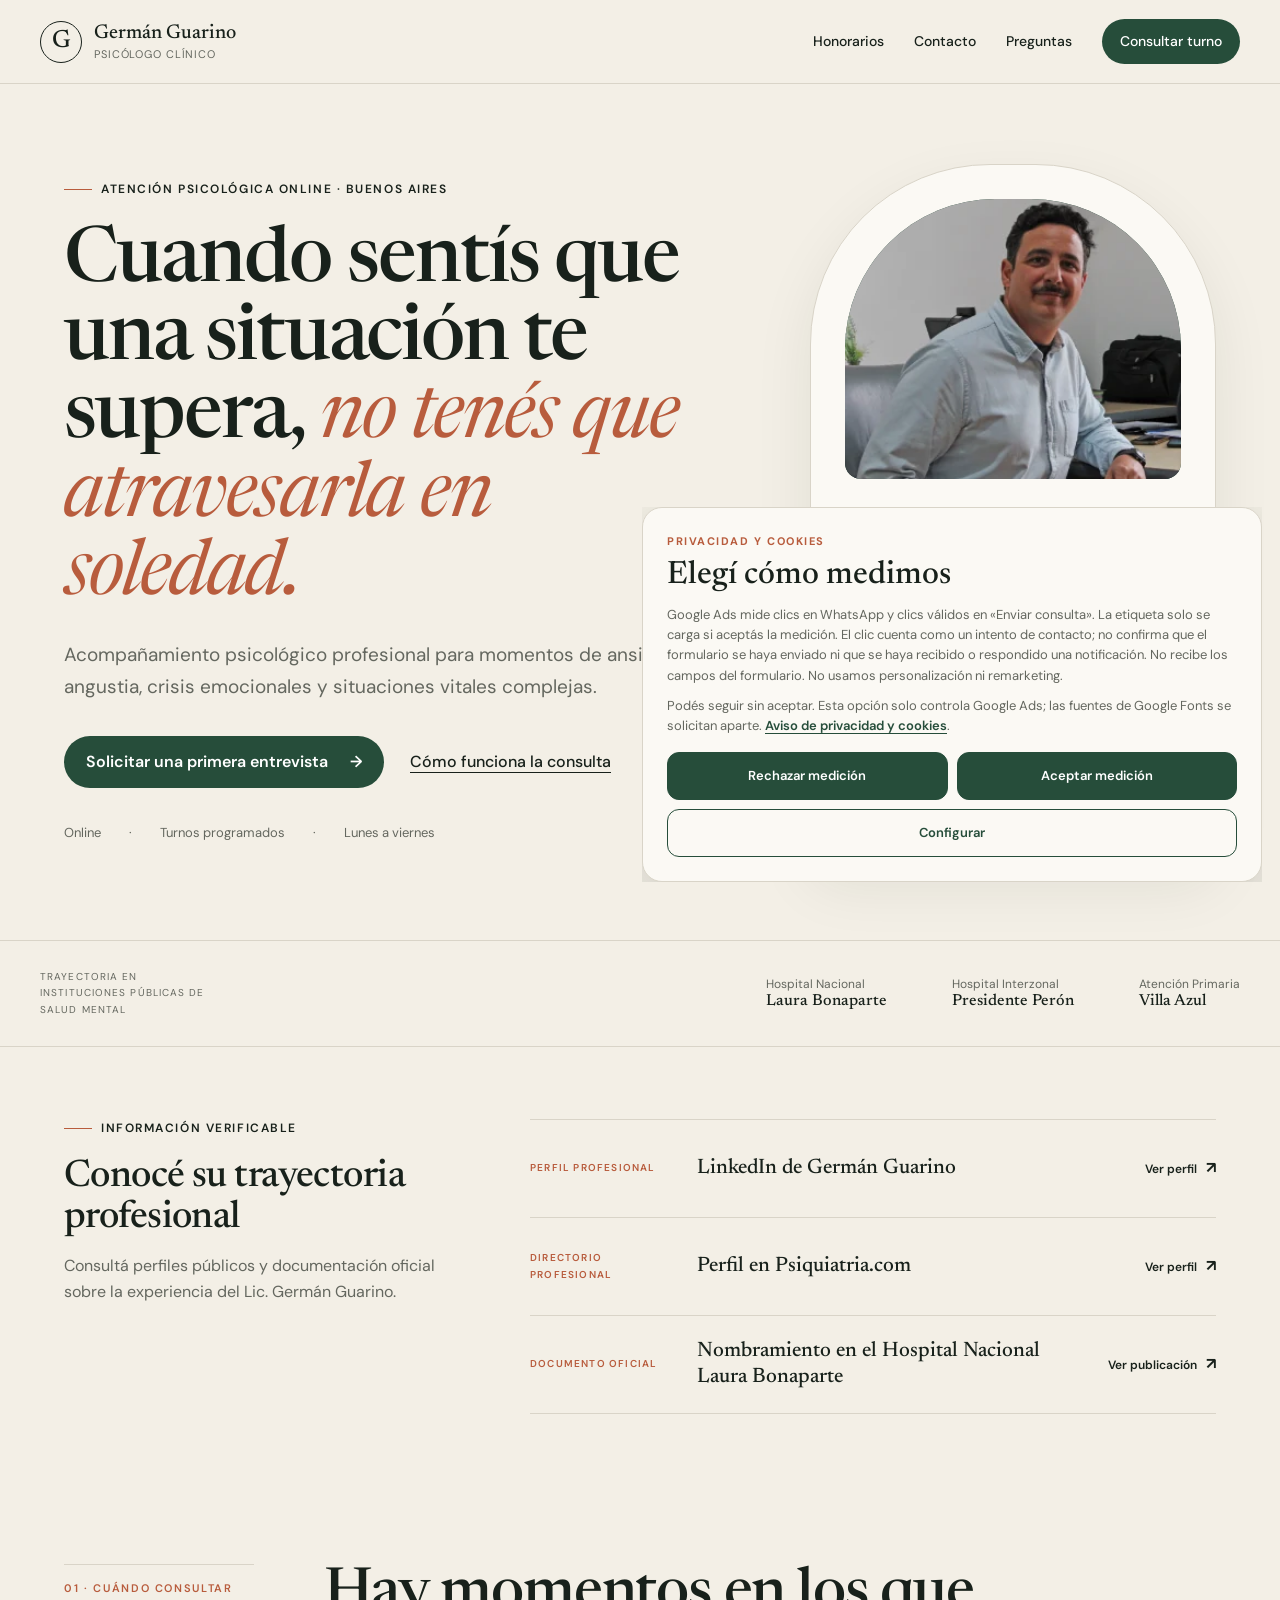
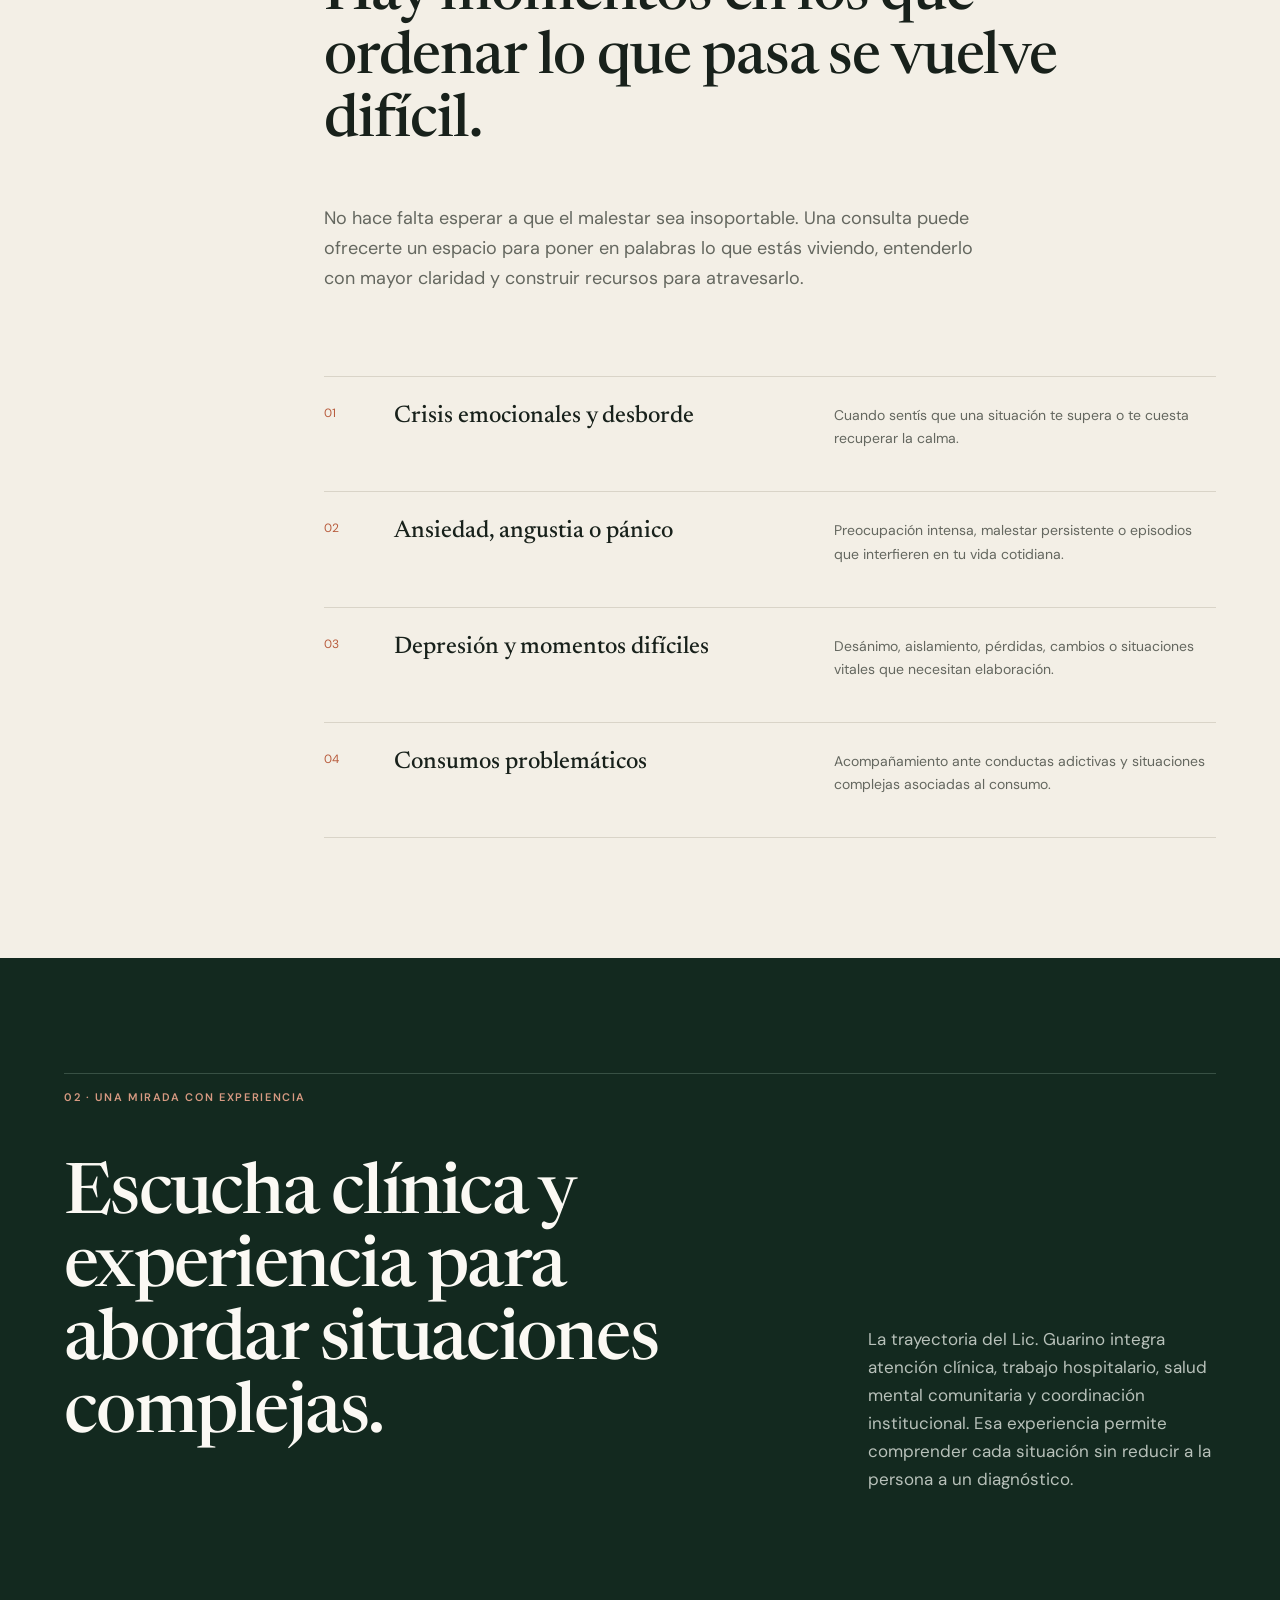
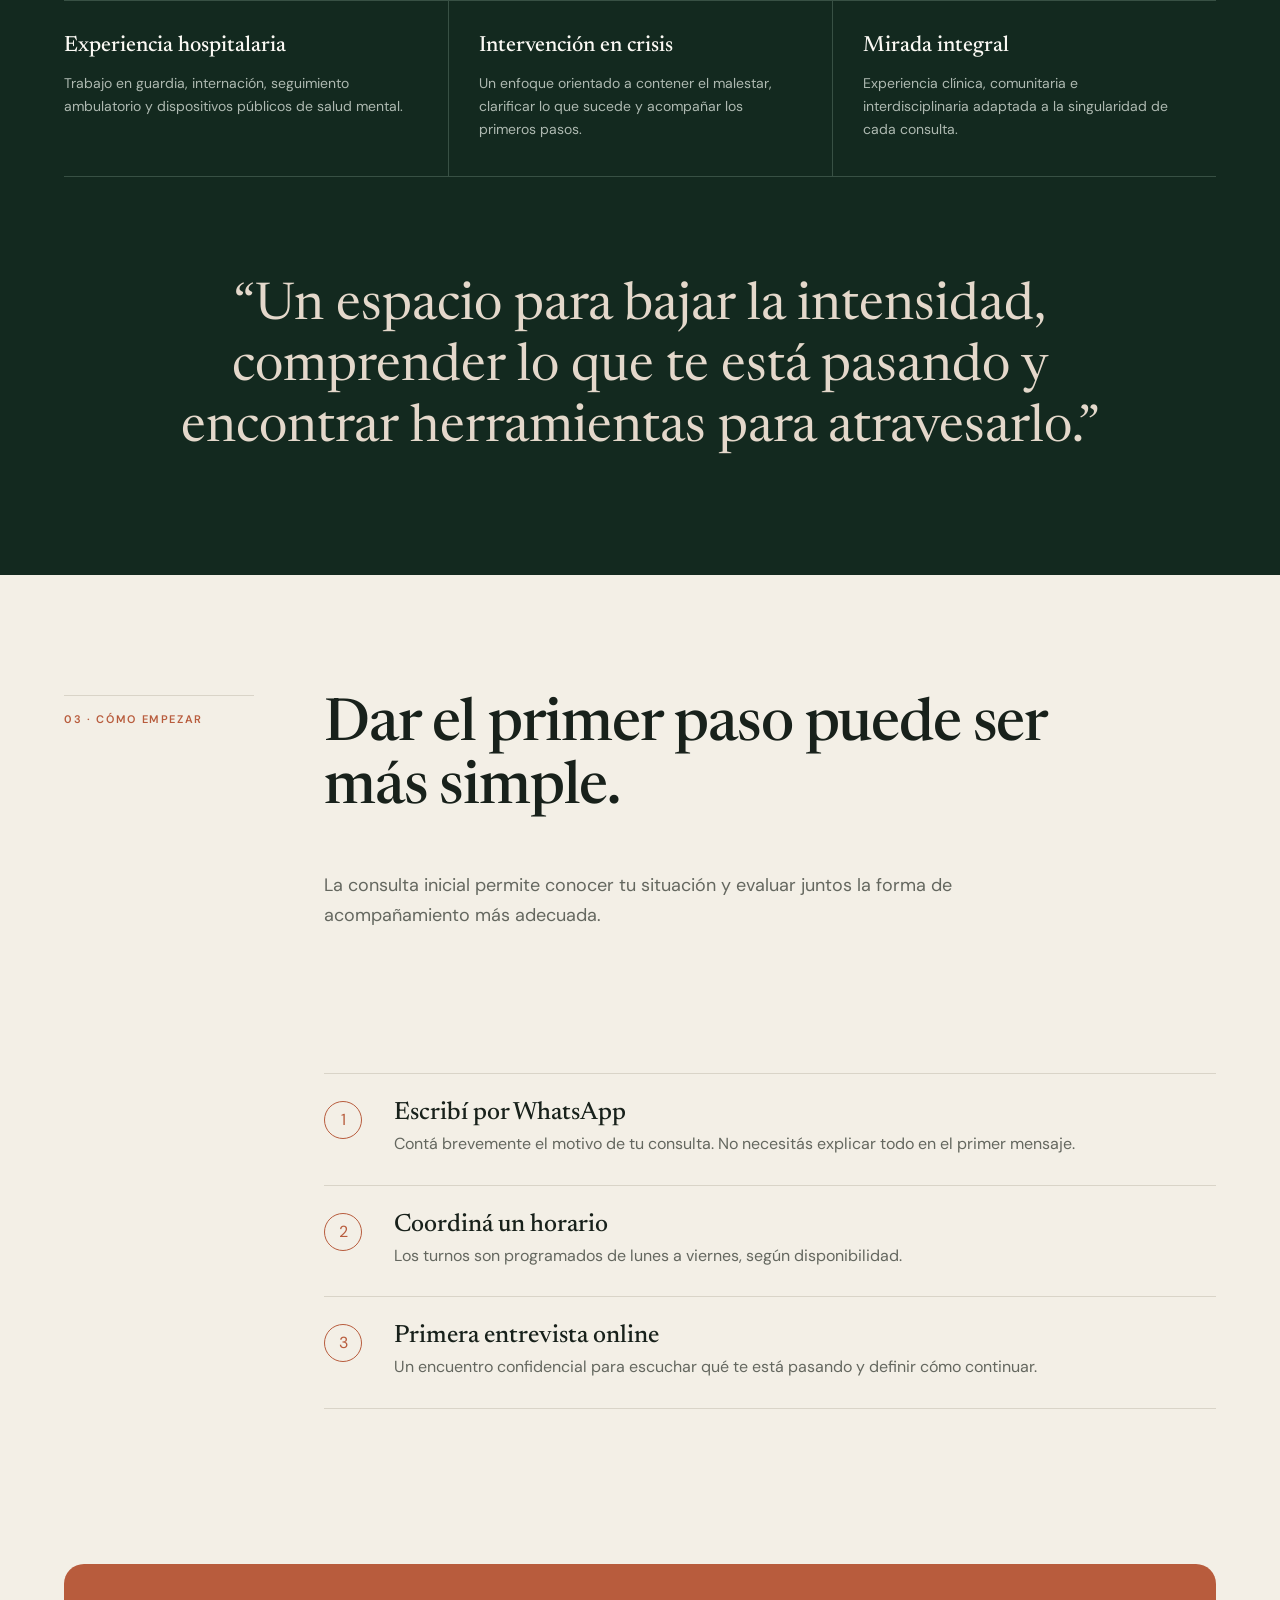
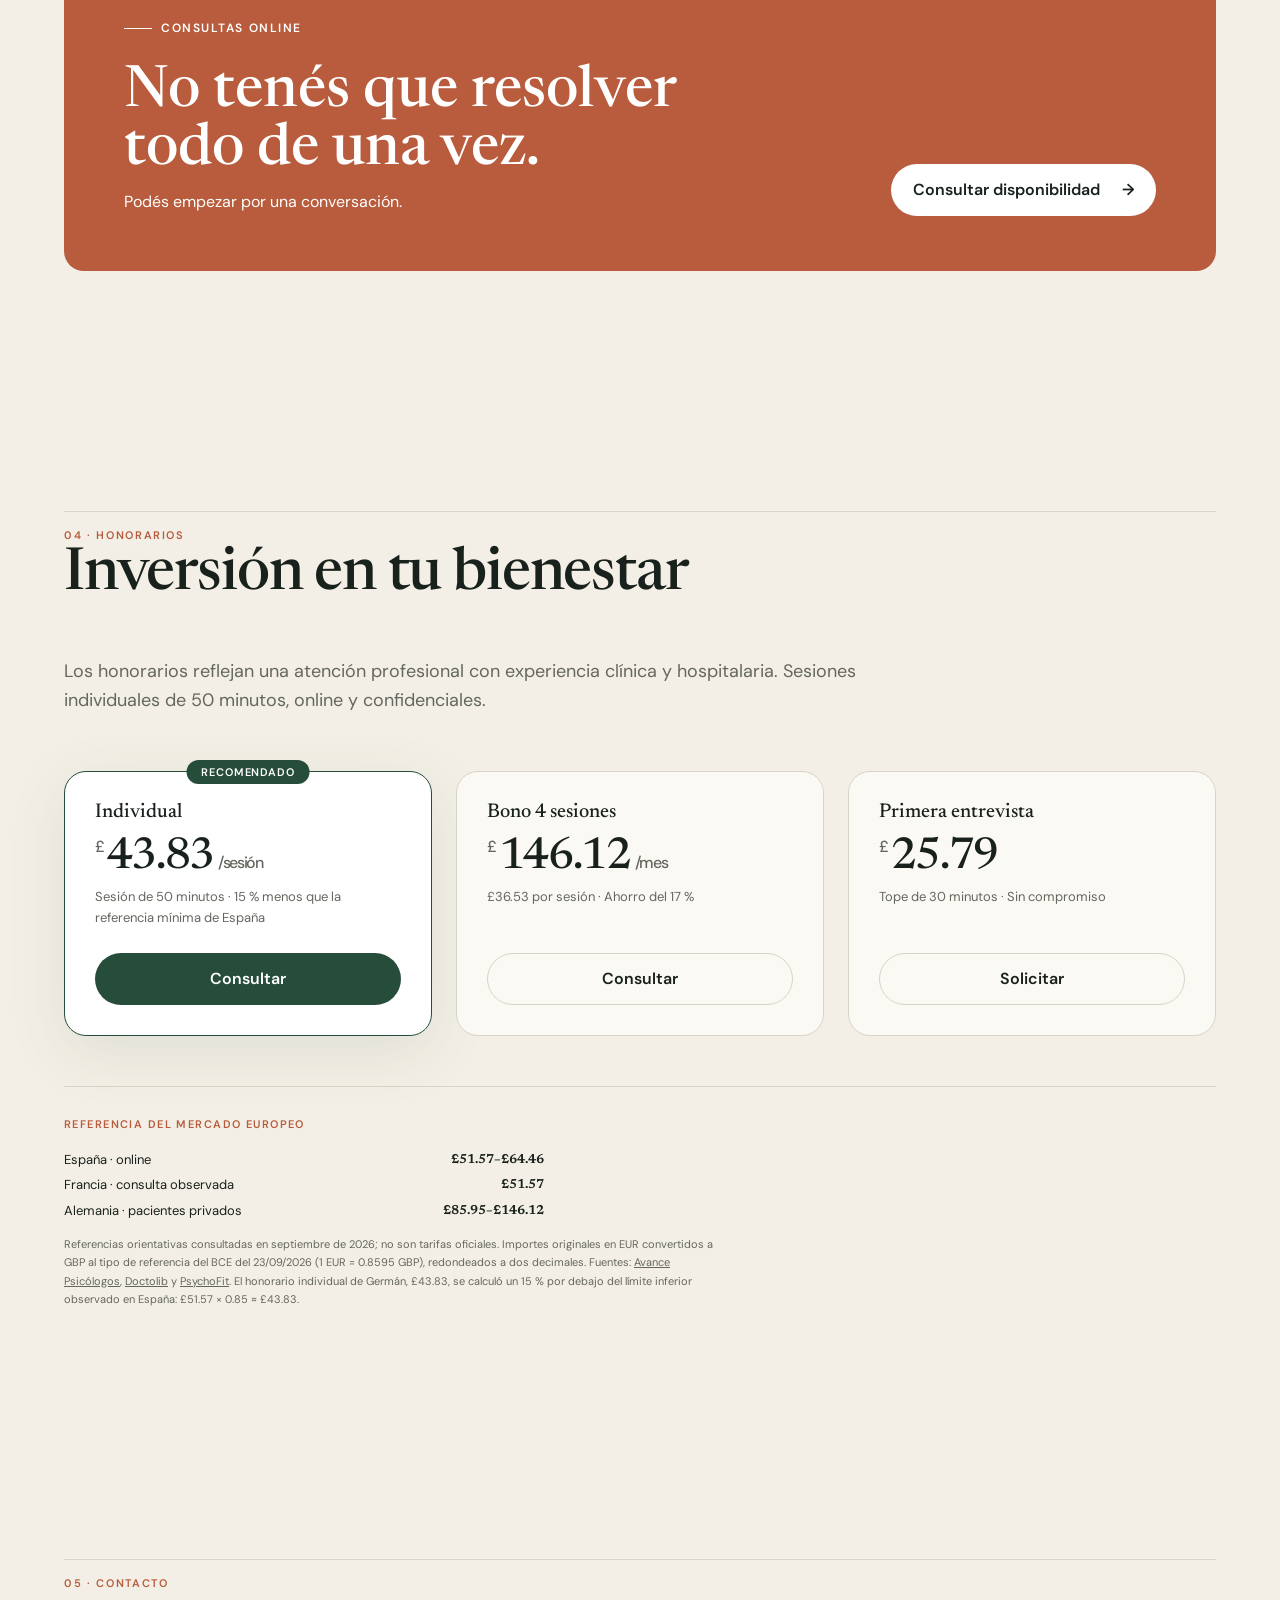
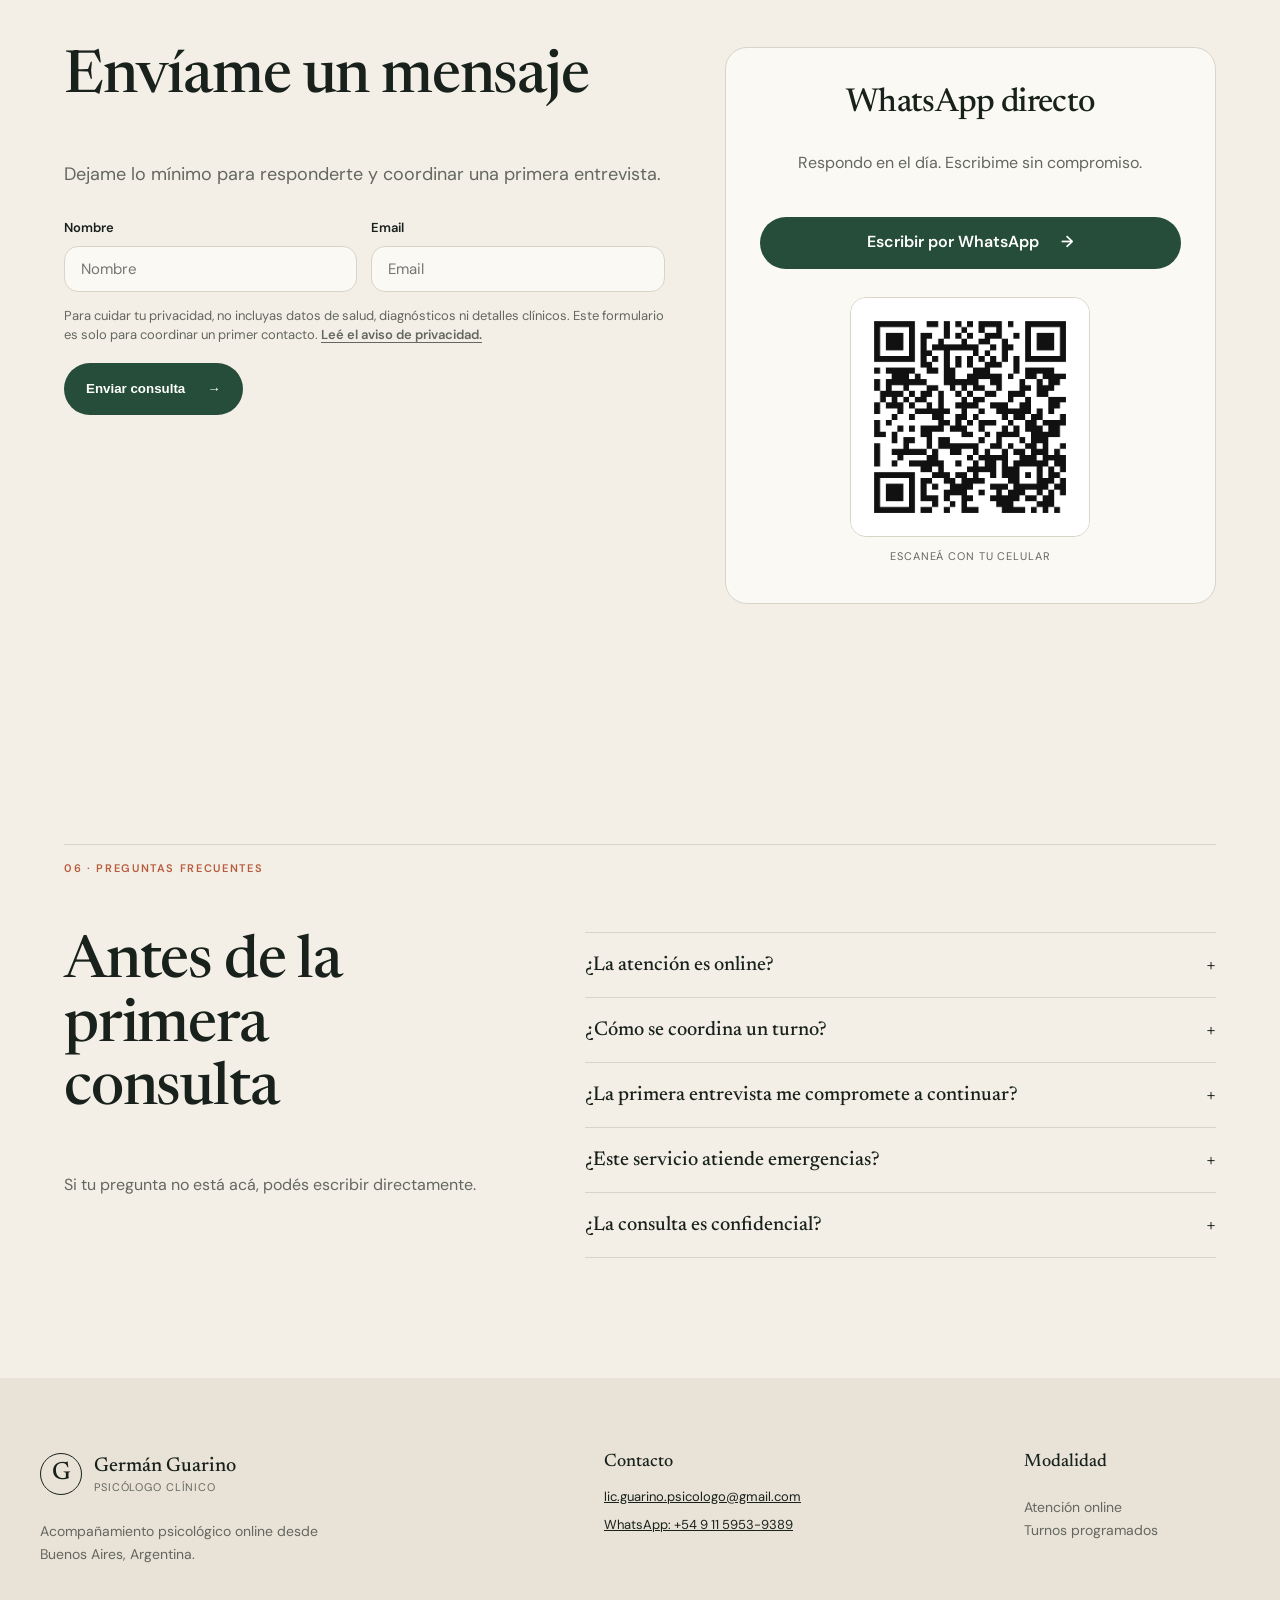
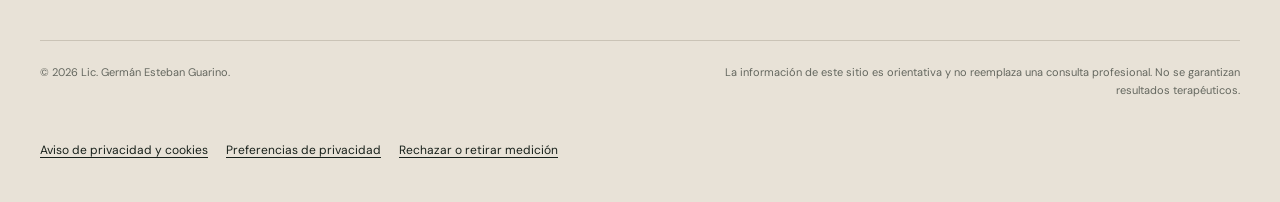
<file: index.html>
<!doctype html>
<html lang="es-AR">
<head>
  <meta charset="utf-8">
  <meta name="viewport" content="width=device-width, initial-scale=1">
  <title>Lic. Germán Guarino | Psicólogo clínico online</title>
  <meta name="description" content="Acompañamiento psicológico online para ansiedad, angustia, crisis emocionales y situaciones vitales complejas. Solicitá una primera entrevista.">
  <meta name="theme-color" content="#f3efe6">
  <meta name="robots" content="index,follow">
  <link rel="canonical" href="https://german-guarino.netlify.app/">
  <meta property="og:type" content="website">
  <meta property="og:locale" content="es_AR">
  <meta property="og:title" content="Lic. Germán Guarino | Psicólogo clínico online">
  <meta property="og:description" content="Un espacio profesional para bajar la intensidad, comprender lo que te está pasando y encontrar herramientas para atravesarlo.">
  <meta property="og:url" content="https://german-guarino.netlify.app/">
  <meta name="twitter:card" content="summary">
  <link rel="preconnect" href="https://fonts.googleapis.com">
  <link rel="preconnect" href="https://fonts.gstatic.com" crossorigin>
  <link href="https://fonts.googleapis.com/css2?family=DM+Sans:wght@400;500;600&family=Newsreader:opsz,wght@6..72,400;6..72,500&display=swap" rel="stylesheet">
  <meta name="ads-measurement" content="enabled">
  <link rel="stylesheet" href="styles.css">
  <link rel="stylesheet" href="consent.css">
  <link rel="stylesheet" href="form.css">
  <script type="application/ld+json">{"@context":"https://schema.org","@type":"Psychologist","name":"Lic. Germán Esteban Guarino","email":"lic.guarino.psicologo@gmail.com","telephone":"+54 9 11 5953-9389","areaServed":"Argentina","availableService":{"@type":"MedicalTherapy","name":"Atención psicológica online"},"url":"https://german-guarino.netlify.app/"}</script>
</head>
<body>
  <a class="skip-link" href="#contenido">Ir al contenido</a>
  <header class="site-header">
    <a class="brand" href="#inicio" aria-label="Germán Guarino, inicio">
      <span class="brand-mark" aria-hidden="true">G</span>
      <span><strong>Germán Guarino</strong><small>Psicólogo clínico</small></span>
    </a>
    <button class="menu-toggle" type="button" aria-expanded="false" aria-controls="menu">Menú</button>
    <nav id="menu" aria-label="Navegación principal">
      <a href="#tarifas">Honorarios</a>
      <a href="#contacto">Contacto</a>
      <a href="#preguntas">Preguntas</a>
      <a class="nav-cta" data-wa="nav" href="https://wa.me/5491159539389?text=Hola%20Germ%C3%A1n%2C%20quisiera%20consultar%20por%20una%20primera%20entrevista." target="_blank" rel="noopener">Consultar turno</a>
    </nav>
  </header>

  <main id="contenido" tabindex="-1">
    <section class="hero" id="inicio">
      <div class="hero-copy">
        <p class="eyebrow"><span></span> Atención psicológica online · Buenos Aires</p>
        <h1>Cuando sentís que una situación te supera, <em>no tenés que atravesarla en soledad.</em></h1>
        <p class="hero-lead">Acompañamiento psicológico profesional para momentos de ansiedad, angustia, crisis emocionales y situaciones vitales complejas.</p>
        <div class="hero-actions">
          <a class="button button-primary" data-wa="hero" href="https://wa.me/5491159539389?text=Hola%20Germ%C3%A1n%2C%20quisiera%20consultar%20por%20una%20primera%20entrevista." target="_blank" rel="noopener">Solicitar una primera entrevista <span aria-hidden="true">→</span></a>
          <a class="text-link" href="#como-funciona">Cómo funciona la consulta</a>
        </div>
        <ul class="trust-line" aria-label="Modalidad de atención">
          <li>Online</li><li>Turnos programados</li><li>Lunes a viernes</li>
        </ul>
      </div>
      <aside class="hero-card" aria-label="Presentación profesional">
        <div class="portrait-placeholder"><img src="assets/german-guarino.webp" width="307" height="362" alt="Lic. Germán Guarino" fetchpriority="high"></div>
        <p class="card-kicker">Lic. Germán Esteban Guarino</p>
        <h2>Experiencia clínica, hospitalaria y comunitaria.</h2>
        <p>Más de una década de trayectoria en salud mental, atención en crisis y abordaje interdisciplinario.</p>
        <div class="credential">
          <span class="credential-line"></span>
          <p>Ex Director Asistente de Salud Mental y Adicciones<br><strong>Hospital Nacional Laura Bonaparte</strong></p>
        </div>
      </aside>
    </section>

    <section class="recognition" aria-label="Trayectoria destacada">
      <p>Trayectoria en instituciones públicas de salud mental</p>
      <div><span>Hospital Nacional<br><strong>Laura Bonaparte</strong></span><span>Hospital Interzonal<br><strong>Presidente Perón</strong></span><span>Atención Primaria<br><strong>Villa Azul</strong></span></div>
    </section>

    <section class="professional-links" aria-labelledby="fuentes-title">
      <div class="professional-links-heading">
        <p class="eyebrow"><span></span> Información verificable</p>
        <h2 id="fuentes-title">Conocé su trayectoria profesional</h2>
        <p>Consultá perfiles públicos y documentación oficial sobre la experiencia del Lic. Germán Guarino.</p>
      </div>
      <div class="professional-links-list">
        <a href="https://ar.linkedin.com/in/licguarino" target="_blank" rel="noopener noreferrer">
          <span class="source-type">Perfil profesional</span>
          <strong>LinkedIn de Germán Guarino</strong>
          <span class="source-action">Ver perfil <b aria-hidden="true">↗</b></span>
        </a>
        <a href="https://psiquiatria.com/directorio/german-guarino/psicologo/consulta-online/argentina" target="_blank" rel="noopener noreferrer">
          <span class="source-type">Directorio profesional</span>
          <strong>Perfil en Psiquiatria.com</strong>
          <span class="source-action">Ver perfil <b aria-hidden="true">↗</b></span>
        </a>
        <a href="https://www.boletinoficial.gov.ar/detalleAviso/primera/312058/20240812" target="_blank" rel="noopener noreferrer">
          <span class="source-type">Documento oficial</span>
          <strong>Nombramiento en el Hospital Nacional Laura Bonaparte</strong>
          <span class="source-action">Ver publicación <b aria-hidden="true">↗</b></span>
        </a>
      </div>
    </section>

    <section class="section intro" id="acompanamiento">
      <div class="section-label">01 · Cuándo consultar</div>
      <div class="intro-copy">
        <h2>Hay momentos en los que ordenar lo que pasa se vuelve difícil.</h2>
        <p>No hace falta esperar a que el malestar sea insoportable. Una consulta puede ofrecerte un espacio para poner en palabras lo que estás viviendo, entenderlo con mayor claridad y construir recursos para atravesarlo.</p>
      </div>
      <div class="concerns-list">
        <article><span>01</span><h3>Crisis emocionales y desborde</h3><p>Cuando sentís que una situación te supera o te cuesta recuperar la calma.</p></article>
        <article><span>02</span><h3>Ansiedad, angustia o pánico</h3><p>Preocupación intensa, malestar persistente o episodios que interfieren en tu vida cotidiana.</p></article>
        <article><span>03</span><h3>Depresión y momentos difíciles</h3><p>Desánimo, aislamiento, pérdidas, cambios o situaciones vitales que necesitan elaboración.</p></article>
        <article><span>04</span><h3>Consumos problemáticos</h3><p>Acompañamiento ante conductas adictivas y situaciones complejas asociadas al consumo.</p></article>
      </div>
    </section>

    <section class="dark-section" id="trayectoria">
      <div class="dark-inner">
        <div class="section-label light">02 · Una mirada con experiencia</div>
        <div class="dark-heading">
          <h2>Escucha clínica y experiencia para abordar situaciones complejas.</h2>
          <p>La trayectoria del Lic. Guarino integra atención clínica, trabajo hospitalario, salud mental comunitaria y coordinación institucional. Esa experiencia permite comprender cada situación sin reducir a la persona a un diagnóstico.</p>
        </div>
        <div class="principles">
          <article><span>Experiencia hospitalaria</span><p>Trabajo en guardia, internación, seguimiento ambulatorio y dispositivos públicos de salud mental.</p></article>
          <article><span>Intervención en crisis</span><p>Un enfoque orientado a contener el malestar, clarificar lo que sucede y acompañar los primeros pasos.</p></article>
          <article><span>Mirada integral</span><p>Experiencia clínica, comunitaria e interdisciplinaria adaptada a la singularidad de cada consulta.</p></article>
        </div>
        <blockquote>“Un espacio para bajar la intensidad, comprender lo que te está pasando y encontrar herramientas para atravesarlo.”</blockquote>
      </div>
    </section>

    <section class="section process" id="como-funciona">
      <div class="section-label">03 · Cómo empezar</div>
      <div class="process-heading"><h2>Dar el primer paso puede ser más simple.</h2><p>La consulta inicial permite conocer tu situación y evaluar juntos la forma de acompañamiento más adecuada.</p></div>
      <ol>
        <li><span>1</span><div><h3>Escribí por WhatsApp</h3><p>Contá brevemente el motivo de tu consulta. No necesitás explicar todo en el primer mensaje.</p></div></li>
        <li><span>2</span><div><h3>Coordiná un horario</h3><p>Los turnos son programados de lunes a viernes, según disponibilidad.</p></div></li>
        <li><span>3</span><div><h3>Primera entrevista online</h3><p>Un encuentro confidencial para escuchar qué te está pasando y definir cómo continuar.</p></div></li>
      </ol>
      <div class="cta-panel">
        <div><p class="eyebrow inverse"><span></span> Consultas online</p><h2>No tenés que resolver todo de una vez.</h2><p>Podés empezar por una conversación.</p></div>
        <a class="button button-light" data-wa="panel" href="https://wa.me/5491159539389?text=Hola%20Germ%C3%A1n%2C%20quisiera%20consultar%20por%20una%20primera%20entrevista." target="_blank" rel="noopener">Consultar disponibilidad <span aria-hidden="true">→</span></a>
      </div>
    </section>

    <section class="section pricing" id="tarifas">
      <div class="section-label">04 · Honorarios</div>
      <div class="pricing-heading"><h2>Inversión en tu bienestar</h2><p>Los honorarios reflejan una atención profesional con experiencia clínica y hospitalaria. Sesiones individuales de 50 minutos, online y confidenciales.</p></div>
      <div class="pricing-grid">
        <div class="pricing-card recommended">
          <span class="pricing-tag">Recomendado</span>
          <span class="pricing-name">Individual</span>
          <span class="pricing-amount"><span class="currency">£</span>43.83<span class="period">/sesión</span></span>
          <span class="pricing-detail">Sesión de 50 minutos · 15 % menos que la referencia mínima de España</span>
          <a class="button button-primary pricing-cta" data-wa="pricing" href="https://wa.me/5491159539389?text=Hola%20Germ%C3%A1n%2C%20quiero%20consultar%20por%20sesiones%20individuales." target="_blank" rel="noopener">Consultar</a>
        </div>
        <div class="pricing-card">
          <span class="pricing-name">Bono 4 sesiones</span>
          <span class="pricing-amount"><span class="currency">£</span>146.12<span class="period">/mes</span></span>
          <span class="pricing-detail">£36.53 por sesión · Ahorro del 17 %</span>
          <a class="button button-secondary pricing-cta" data-wa="pricing-bono" href="https://wa.me/5491159539389?text=Hola%20Germ%C3%A1n%2C%20quiero%20consultar%20por%20el%20bono%20de%204%20sesiones." target="_blank" rel="noopener">Consultar</a>
        </div>
        <div class="pricing-card">
          <span class="pricing-name">Primera entrevista</span>
          <span class="pricing-amount"><span class="currency">£</span>25.79</span>
          <span class="pricing-detail">Tope de 30 minutos · Sin compromiso</span>
          <a class="button button-secondary pricing-cta" data-wa="pricing-first" href="https://wa.me/5491159539389?text=Hola%20Germ%C3%A1n%2C%20quiero%20solicitar%20la%20primera%20entrevista." target="_blank" rel="noopener">Solicitar</a>
        </div>
      </div>
      <div class="pricing-eu-reference">
        <p class="eu-label">Referencia del mercado europeo</p>
        <div class="eu-table"><span>España · online</span><span>£51.57–£64.46</span><span>Francia · consulta observada</span><span>£51.57</span><span>Alemania · pacientes privados</span><span>£85.95–£146.12</span></div>
        <p class="eu-footnote">Referencias orientativas consultadas en septiembre de 2026; no son tarifas oficiales. Importes originales en EUR convertidos a GBP al tipo de referencia del BCE del 23/09/2026 (1 EUR = 0.8595 GBP), redondeados a dos decimales. Fuentes: <a href="https://www.avancepsicologos.com/blog/terapia/cuanto-cuesta-un-psicologo-espana-tarifas-online-presencial/" target="_blank" rel="noopener">Avance Psicólogos</a>, <a href="https://doctolib.fr/psychologue/paris/valene-gresham" target="_blank" rel="noopener">Doctolib</a> y <a href="https://psychofit.de/blog/was-kostet-psychotherapie-deutschland-kostenvergleich" target="_blank" rel="noopener">PsychoFit</a>. El honorario individual de Germán, £43.83, se calculó un 15 % por debajo del límite inferior observado en España: £51.57 × 0.85 ≈ £43.83.</p>
      </div>
    </section>

    <section class="section contact" id="contacto">
      <div class="section-label">05 · Contacto</div>
      <div class="contact-grid">
        <div class="contact-form-area">
          <h2>Envíame un mensaje</h2>
          <p>Dejame lo mínimo para responderte y coordinar una primera entrevista.</p>
          <form class="contact-form" id="contactForm" name="contact" method="POST" data-netlify="true" netlify-honeypot="bot-field">
            <input type="hidden" name="form-name" value="contact">
            <p class="form-honeypot" hidden><label>No completes este campo: <input name="bot-field" tabindex="-1" autocomplete="off"></label></p>
            <div class="form-row-2">
              <label class="form-field" for="cf_nombre">Nombre
                <input type="text" id="cf_nombre" name="name" placeholder="Nombre" required autocomplete="name">
              </label>
              <label class="form-field" for="cf_email">Email
                <input type="email" id="cf_email" name="email" placeholder="Email" required autocomplete="email">
              </label>
            </div>
            <p class="contact-privacy-note">Para cuidar tu privacidad, no incluyas datos de salud, diagnósticos ni detalles clínicos. Este formulario es solo para coordinar un primer contacto. <a href="privacidad.html">Leé el aviso de privacidad.</a></p>
            <button type="submit" class="button button-primary">Enviar consulta <span aria-hidden="true">→</span></button>
          </form>
          <p class="contact-form-status" id="contactFormStatus" role="status" aria-live="polite"></p>
        </div>
        <aside class="contact-whatsapp-area">
          <h2>WhatsApp directo</h2>
          <p>Respondo en el día. Escribime sin compromiso.</p>
          <a class="button button-primary contact-wa-btn" data-wa="contact-wa" href="https://wa.me/5491159539389?text=Hola%20Germ%C3%A1n%2C%20quisiera%20consultar%20por%20una%20primera%20entrevista." target="_blank" rel="noopener">Escribir por WhatsApp <span aria-hidden="true">→</span></a>
          <div class="qr-code-container"><img src="assets/whatsapp-qr.png" width="240" height="240" alt="Código QR para contactar por WhatsApp al +54 9 11 5953-9389" loading="lazy"><span class="qr-label">Escaneá con tu celular</span></div>
        </aside>
      </div>
    </section>

    <section class="section faq" id="preguntas">
      <div class="section-label">06 · Preguntas frecuentes</div>
      <div class="faq-grid">
        <div><h2>Antes de la primera consulta</h2><p>Si tu pregunta no está acá, podés escribir directamente.</p></div>
        <div class="accordions">
          <details><summary>¿La atención es online?<span>+</span></summary><p>Sí. Las entrevistas se realizan de manera online, desde un espacio privado y con un dispositivo con conexión estable.</p></details>
          <details><summary>¿Cómo se coordina un turno?<span>+</span></summary><p>Podés escribir por WhatsApp. Los horarios se coordinan de lunes a viernes según disponibilidad.</p></details>
          <details><summary>¿La primera entrevista me compromete a continuar?<span>+</span></summary><p>No. Es un primer encuentro para comprender el motivo de consulta y evaluar la modalidad de acompañamiento adecuada.</p></details>
          <details><summary>¿Este servicio atiende emergencias?<span>+</span></summary><p>No es un servicio de emergencias. Si existe riesgo inmediato para vos o para otra persona, llamá al 911 o al 107, o acudí a la guardia más cercana.</p></details>
          <details><summary>¿La consulta es confidencial?<span>+</span></summary><p>Sí. La atención se desarrolla dentro del marco del secreto profesional y las normas éticas aplicables.</p></details>
        </div>
      </div>
    </section>
  </main>

  <footer>
    <div class="footer-main">
      <div><a class="brand footer-brand" href="#inicio"><span class="brand-mark">G</span><span><strong>Germán Guarino</strong><small>Psicólogo clínico</small></span></a><p>Acompañamiento psicológico online desde Buenos Aires, Argentina.</p></div>
      <div><h2>Contacto</h2><a href="mailto:lic.guarino.psicologo@gmail.com">lic.guarino.psicologo@gmail.com</a><a data-wa="footer" href="https://wa.me/5491159539389?text=Hola%20Germ%C3%A1n%2C%20quisiera%20consultar%20por%20una%20primera%20entrevista." target="_blank" rel="noopener">WhatsApp: +54 9 11 5953-9389</a></div>
      <div><h2>Modalidad</h2><p>Atención online<br>Turnos programados</p></div>
    </div>
    <div class="footer-legal"><p>© <span id="year"></span> Lic. Germán Esteban Guarino.</p><p>La información de este sitio es orientativa y no reemplaza una consulta profesional. No se garantizan resultados terapéuticos.</p></div>
    <div class="footer-privacy-controls"><a href="privacidad.html">Aviso de privacidad y cookies</a><button type="button" id="preferencias-privacidad" data-open-consent>Preferencias de privacidad</button><button type="button" id="retirar-consentimiento" data-revoke-consent>Rechazar o retirar medición</button></div>
  </footer>
  <a class="floating-wa" data-wa="floating" href="https://wa.me/5491159539389?text=Hola%20Germ%C3%A1n%2C%20quisiera%20consultar%20por%20una%20primera%20entrevista." target="_blank" rel="noopener" aria-label="Consultar por WhatsApp">WhatsApp <span aria-hidden="true">→</span></a>
  <script src="consent.js"></script>
  <script src="script.js"></script>
</body>
</html>
</file>
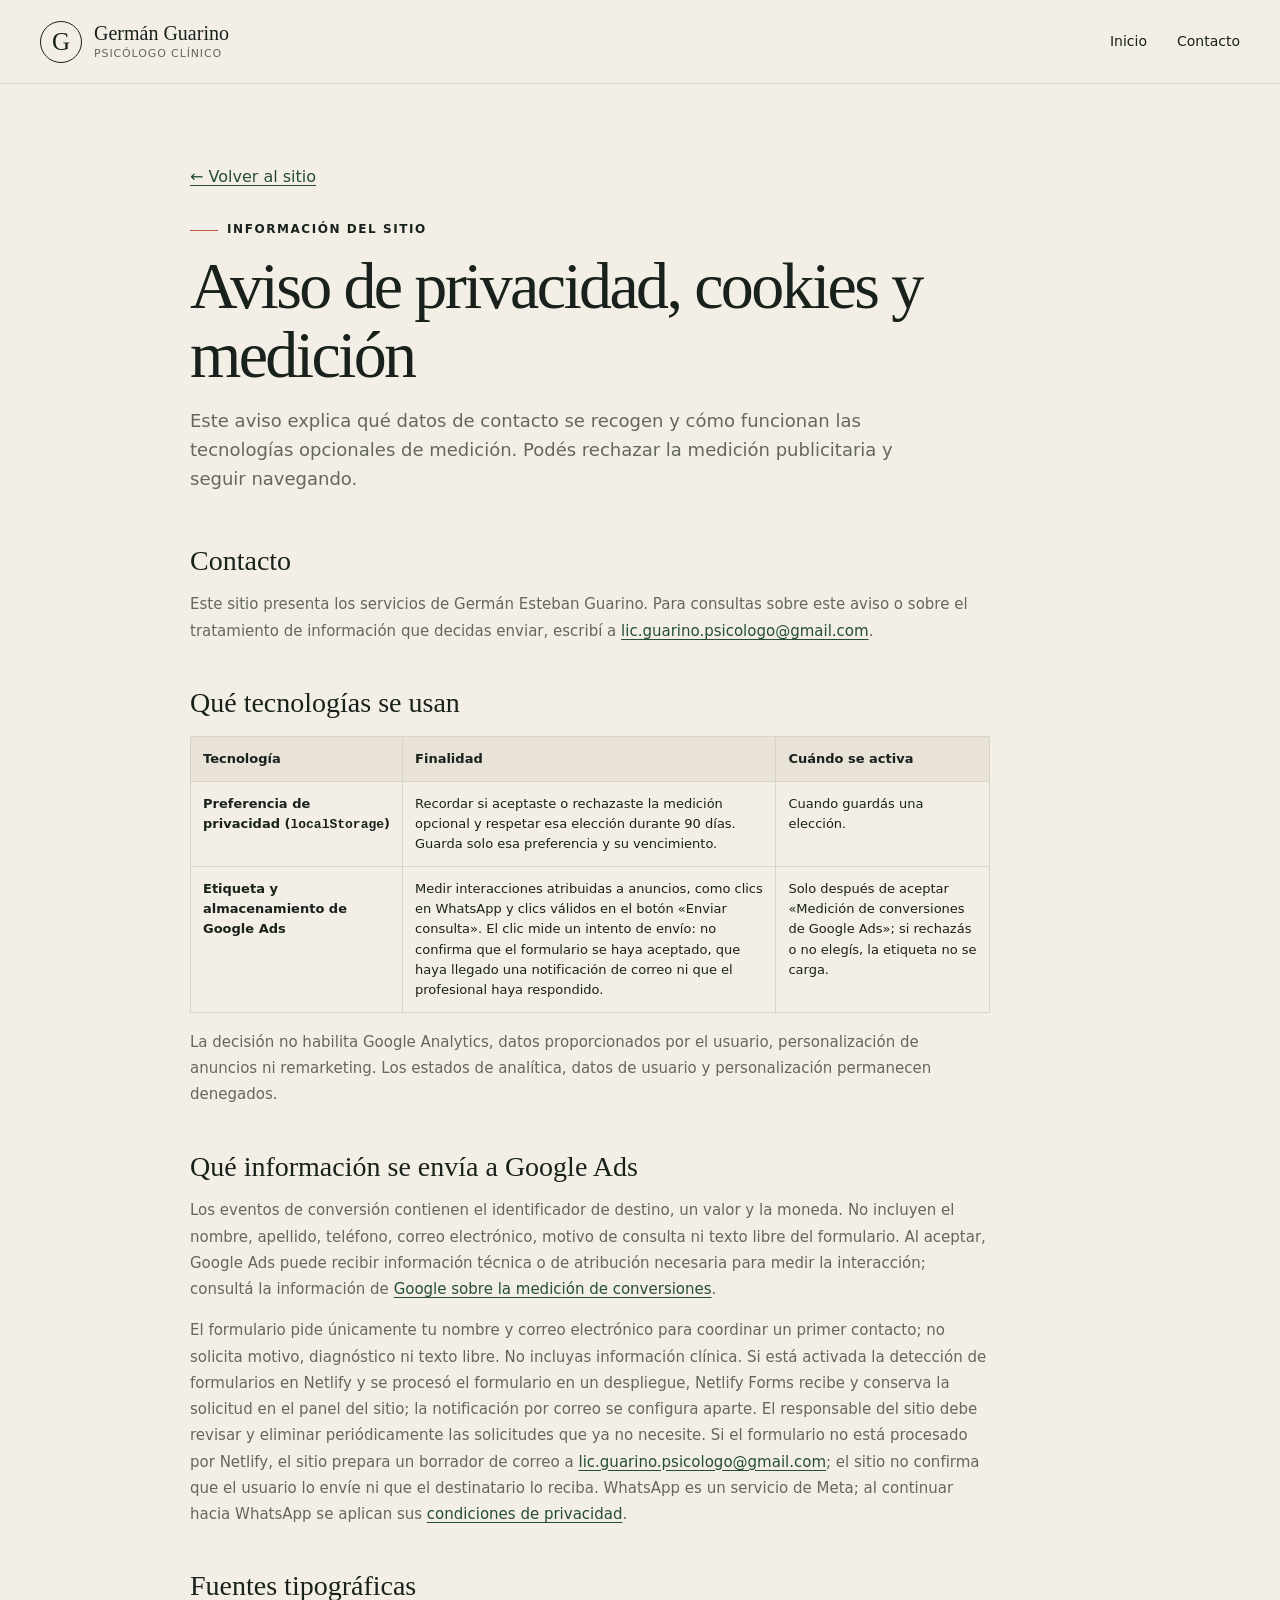
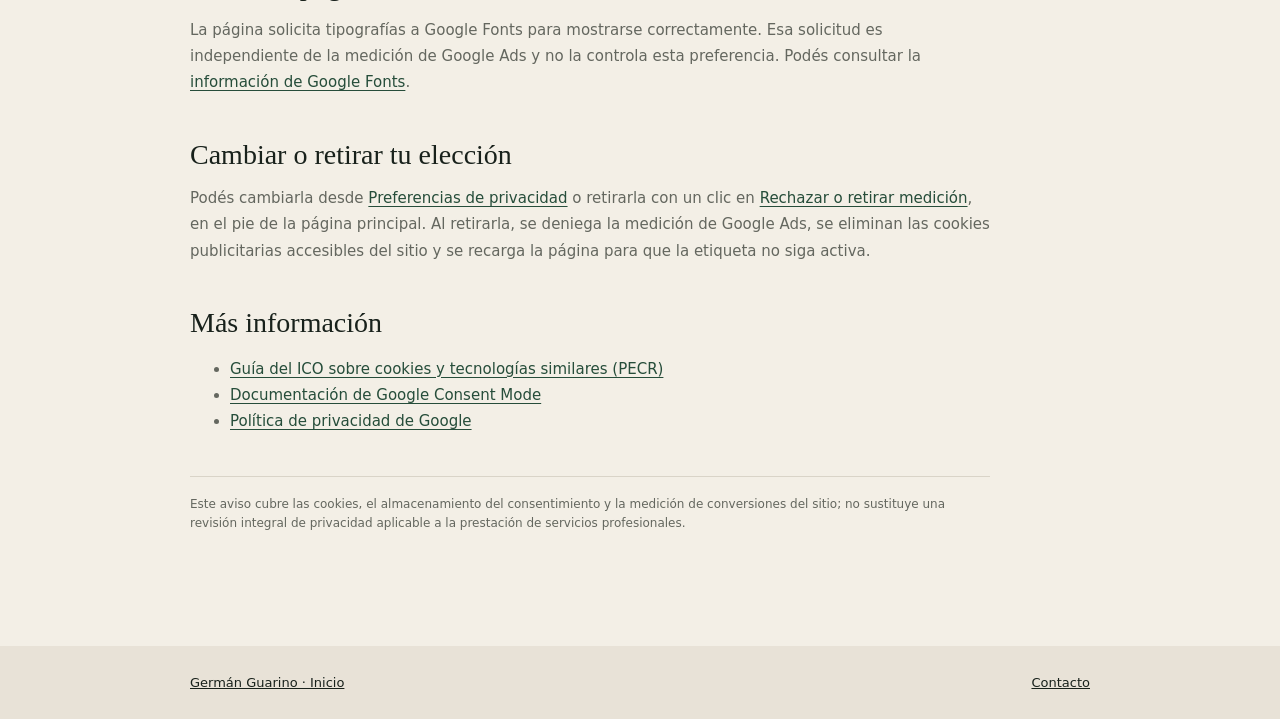
<file: privacidad.html>
<!doctype html>
<html lang="es-AR">
<head>
  <meta charset="utf-8">
  <meta name="viewport" content="width=device-width, initial-scale=1">
  <title>Aviso de cookies y medición | Germán Guarino</title>
  <meta name="description" content="Información sobre preferencias de cookies, medición de conversiones de Google Ads y datos de contacto en el sitio de Germán Guarino.">
  <meta name="theme-color" content="#f3efe6">
  <meta name="robots" content="index,follow">
  <link rel="canonical" href="https://german-guarino.netlify.app/privacidad.html">
  <link rel="stylesheet" href="styles.css">
  <link rel="stylesheet" href="consent.css">
</head>
<body class="privacy-page">
  <a class="skip-link" href="#contenido">Ir al contenido</a>
  <header class="site-header">
    <a class="brand" href="./" aria-label="Germán Guarino, inicio">
      <span class="brand-mark" aria-hidden="true">G</span>
      <span><strong>Germán Guarino</strong><small>Psicólogo clínico</small></span>
    </a>
    <nav aria-label="Navegación principal">
      <a href="./">Inicio</a>
      <a href="./#contacto">Contacto</a>
    </nav>
  </header>

  <main class="policy-content" id="contenido" tabindex="-1">
    <a class="text-link" href="./">← Volver al sitio</a>
    <p class="eyebrow"><span></span> Información del sitio</p>
    <h1>Aviso de privacidad, cookies y medición</h1>
    <p class="policy-lead">Este aviso explica qué datos de contacto se recogen y cómo funcionan las tecnologías opcionales de medición. Podés rechazar la medición publicitaria y seguir navegando.</p>

    <section aria-labelledby="responsable-title">
      <h2 id="responsable-title">Contacto</h2>
      <p>Este sitio presenta los servicios de Germán Esteban Guarino. Para consultas sobre este aviso o sobre el tratamiento de información que decidas enviar, escribí a <a href="mailto:lic.guarino.psicologo@gmail.com">lic.guarino.psicologo@gmail.com</a>.</p>
    </section>

    <section aria-labelledby="technologies-title">
      <h2 id="technologies-title">Qué tecnologías se usan</h2>
      <div class="policy-table-wrap">
        <table class="policy-table">
          <thead><tr><th scope="col">Tecnología</th><th scope="col">Finalidad</th><th scope="col">Cuándo se activa</th></tr></thead>
          <tbody>
            <tr>
              <th scope="row">Preferencia de privacidad (<code>localStorage</code>)</th>
              <td>Recordar si aceptaste o rechazaste la medición opcional y respetar esa elección durante 90 días. Guarda solo esa preferencia y su vencimiento.</td>
              <td>Cuando guardás una elección.</td>
            </tr>
            <tr>
              <th scope="row">Etiqueta y almacenamiento de Google Ads</th>
              <td>Medir interacciones atribuidas a anuncios, como clics en WhatsApp y clics válidos en el botón «Enviar consulta». El clic mide un intento de envío: no confirma que el formulario se haya aceptado, que haya llegado una notificación de correo ni que el profesional haya respondido.</td>
              <td>Solo después de aceptar «Medición de conversiones de Google Ads»; si rechazás o no elegís, la etiqueta no se carga.</td>
            </tr>
          </tbody>
        </table>
      </div>
      <p>La decisión no habilita Google Analytics, datos proporcionados por el usuario, personalización de anuncios ni remarketing. Los estados de analítica, datos de usuario y personalización permanecen denegados.</p>
    </section>

    <section aria-labelledby="data-title">
      <h2 id="data-title">Qué información se envía a Google Ads</h2>
      <p>Los eventos de conversión contienen el identificador de destino, un valor y la moneda. No incluyen el nombre, apellido, teléfono, correo electrónico, motivo de consulta ni texto libre del formulario. Al aceptar, Google Ads puede recibir información técnica o de atribución necesaria para medir la interacción; consultá la información de <a href="https://support.google.com/google-ads/answer/7521212?hl=en-GB" target="_blank" rel="noopener noreferrer">Google sobre la medición de conversiones</a>.</p>
      <p>El formulario pide únicamente tu nombre y correo electrónico para coordinar un primer contacto; no solicita motivo, diagnóstico ni texto libre. No incluyas información clínica. Si está activada la detección de formularios en Netlify y se procesó el formulario en un despliegue, Netlify Forms recibe y conserva la solicitud en el panel del sitio; la notificación por correo se configura aparte. El responsable del sitio debe revisar y eliminar periódicamente las solicitudes que ya no necesite. Si el formulario no está procesado por Netlify, el sitio prepara un borrador de correo a <a href="mailto:lic.guarino.psicologo@gmail.com">lic.guarino.psicologo@gmail.com</a>; el sitio no confirma que el usuario lo envíe ni que el destinatario lo reciba. WhatsApp es un servicio de Meta; al continuar hacia WhatsApp se aplican sus <a href="https://www.whatsapp.com/legal/privacy-policy" target="_blank" rel="noopener noreferrer">condiciones de privacidad</a>.</p>
    </section>

    <section aria-labelledby="fonts-title">
      <h2 id="fonts-title">Fuentes tipográficas</h2>
      <p>La página solicita tipografías a Google Fonts para mostrarse correctamente. Esa solicitud es independiente de la medición de Google Ads y no la controla esta preferencia. Podés consultar la <a href="https://developers.google.com/fonts/faq" target="_blank" rel="noopener noreferrer">información de Google Fonts</a>.</p>
    </section>

    <section aria-labelledby="choice-title">
      <h2 id="choice-title">Cambiar o retirar tu elección</h2>
      <p>Podés cambiarla desde <a href="./#preferencias-privacidad">Preferencias de privacidad</a> o retirarla con un clic en <a href="./#retirar-consentimiento">Rechazar o retirar medición</a>, en el pie de la página principal. Al retirarla, se deniega la medición de Google Ads, se eliminan las cookies publicitarias accesibles del sitio y se recarga la página para que la etiqueta no siga activa.</p>
    </section>

    <section aria-labelledby="links-title">
      <h2 id="links-title">Más información</h2>
      <ul>
        <li><a href="https://ico.org.uk/for-organisations/direct-marketing-and-privacy-and-electronic-communications/guide-to-pecr/cookies-and-similar-technologies/" target="_blank" rel="noopener noreferrer">Guía del ICO sobre cookies y tecnologías similares (PECR)</a></li>
        <li><a href="https://developers.google.com/tag-platform/security/guides/consent?consentmode=basic" target="_blank" rel="noopener noreferrer">Documentación de Google Consent Mode</a></li>
        <li><a href="https://policies.google.com/privacy" target="_blank" rel="noopener noreferrer">Política de privacidad de Google</a></li>
      </ul>
    </section>

    <p class="policy-updated">Este aviso cubre las cookies, el almacenamiento del consentimiento y la medición de conversiones del sitio; no sustituye una revisión integral de privacidad aplicable a la prestación de servicios profesionales.</p>
  </main>

  <footer class="policy-footer">
    <a href="./">Germán Guarino · Inicio</a>
    <a href="mailto:lic.guarino.psicologo@gmail.com">Contacto</a>
  </footer>
</body>
</html>
</file>
<file: styles.css>
:root{--paper:#f3efe6;--ivory:#fbf9f4;--ink:#18211b;--muted:#64675f;--line:#d9d4c8;--green:#264d3a;--green-dark:#13291f;--terra:#b85c3d;--white:#fff;--serif:'Newsreader',Georgia,serif;--sans:'DM Sans',system-ui,sans-serif}*{box-sizing:border-box}html{scroll-behavior:smooth}body{margin:0;background:var(--paper);color:var(--ink);font-family:var(--sans);font-size:16px;line-height:1.65}a{color:inherit}button,a{touch-action:manipulation}.skip-link{position:fixed;z-index:100;top:8px;left:8px;padding:10px 16px;background:var(--ink);color:#fff;transform:translateY(-150%)}.skip-link:focus{transform:none}.site-header{height:84px;display:flex;align-items:center;justify-content:space-between;padding:0 max(24px,calc((100% - 1200px)/2));border-bottom:1px solid var(--line);position:sticky;top:0;z-index:20;background:rgba(243,239,230,.96);backdrop-filter:blur(14px)}.brand{display:flex;align-items:center;gap:12px;text-decoration:none;line-height:1.1}.brand-mark{display:grid;place-items:center;width:42px;height:42px;border:1px solid var(--ink);border-radius:50%;font:500 25px/1 var(--serif)}.brand strong{display:block;font:500 20px/1.1 var(--serif)}.brand small{display:block;color:var(--muted);font-size:11px;letter-spacing:.08em;text-transform:uppercase;margin-top:4px}.site-header nav{display:flex;align-items:center;gap:30px}.site-header nav a{text-decoration:none;font-size:14px;font-weight:500}.nav-cta{color:#fff!important;background:var(--green);padding:11px 18px;border-radius:999px}.menu-toggle{display:none;background:none;border:1px solid var(--ink);border-radius:999px;min-height:44px;padding:0 16px;color:var(--ink);font:500 14px var(--sans)}:focus-visible{outline:3px solid #1677c8;outline-offset:4px}.hero{max-width:1200px;margin:auto;min-height:680px;display:grid;grid-template-columns:1.25fr .75fr;gap:70px;align-items:center;padding:80px 24px}.eyebrow{font-size:12px;text-transform:uppercase;letter-spacing:.13em;font-weight:600;display:flex;align-items:center;gap:9px}.eyebrow span{width:28px;height:1px;background:var(--terra)}h1,h2,h3,p{margin-top:0}.hero h1{font:500 clamp(46px,6vw,78px)/1.02 var(--serif);letter-spacing:-.025em;margin:24px 0}.hero h1 em{font-weight:400;color:var(--terra)}.hero-lead{font-size:19px;color:var(--muted);max-width:650px}.hero-actions{display:flex;align-items:center;gap:26px;margin:34px 0}.button{min-height:52px;display:inline-flex;align-items:center;justify-content:center;gap:22px;padding:0 22px;border-radius:999px;text-decoration:none;font-weight:600}.button-primary{color:#fff;background:var(--green)}.button-secondary{color:var(--ink);background:var(--line)}.button:hover,.nav-cta:hover,.floating-wa:hover{transform:translateY(-2px)}.text-link{text-underline-offset:5px;font-weight:500}.trust-line{display:flex;gap:28px;padding:0;margin:0;list-style:none;color:var(--muted);font-size:13px}.trust-line li+li:before{content:'·';margin-right:28px}.hero-card{background:var(--ivory);border:1px solid var(--line);padding:34px;border-radius:180px 180px 22px 22px;box-shadow:0 24px 60px rgba(24,33,27,.08)}.portrait-placeholder{height:280px;border-radius:150px 150px 16px 16px;background:var(--green);margin-bottom:28px;overflow:hidden}.portrait-placeholder img{display:block;width:100%;height:100%;object-fit:cover;object-position:center 30%}.card-kicker{text-transform:uppercase;letter-spacing:.12em;font-size:10px;color:var(--terra);font-weight:600}.hero-card h2{font:500 31px/1.12 var(--serif)}.hero-card>p{color:var(--muted)}.credential{display:flex;gap:15px;margin-top:25px;border-top:1px solid var(--line);padding-top:20px}.credential-line{width:2px;background:var(--terra)}.credential p{font-size:12px;line-height:1.5;margin:0}.recognition{border-top:1px solid var(--line);border-bottom:1px solid var(--line);padding:28px max(24px,calc((100% - 1200px)/2));display:flex;align-items:center;justify-content:space-between;color:var(--muted)}.recognition>p{text-transform:uppercase;letter-spacing:.11em;font-size:10px;max-width:170px;margin:0}.recognition>div{display:flex;gap:65px}.recognition span{font-size:12px;line-height:1.3}.recognition strong{font:500 16px var(--serif);color:var(--ink)}.professional-links{max-width:1200px;margin:72px auto 0;padding:0 24px 30px;display:grid;grid-template-columns:.72fr 1.28fr;gap:80px}.professional-links-heading h2{font:500 38px/1.08 var(--serif);letter-spacing:-.015em;margin:18px 0 14px}.professional-links-heading>p:last-child{color:var(--muted);max-width:420px}.professional-links-list{border-top:1px solid var(--line)}.professional-links-list>a{display:grid;grid-template-columns:145px 1fr auto;gap:22px;align-items:center;min-height:98px;border-bottom:1px solid var(--line);text-decoration:none}.source-type{font-size:10px;text-transform:uppercase;letter-spacing:.12em;color:var(--terra);font-weight:600}.professional-links-list strong{font:500 21px/1.2 var(--serif)}.source-action{font-size:12px;font-weight:600;white-space:nowrap}.source-action b{font-size:16px;margin-left:6px}.professional-links-list>a:hover strong{text-decoration:underline;text-decoration-thickness:1px;text-underline-offset:5px}.section{max-width:1200px;margin:auto;padding:120px 24px}.section-label{text-transform:uppercase;letter-spacing:.15em;font-size:11px;font-weight:600;color:var(--terra);border-top:1px solid var(--line);padding-top:14px}.intro{display:grid;grid-template-columns:190px 1fr;column-gap:70px}.intro-copy{max-width:780px}.intro-copy h2,.process-heading h2,.faq h2,.pricing-heading h2,.contact h2{font:500 clamp(38px,5vw,59px)/1.08 var(--serif);letter-spacing:-.02em}.intro-copy>p,.process-heading>p,.pricing-heading>p,.contact-form-area>p{font-size:18px;color:var(--muted);max-width:680px}.concerns-list{grid-column:2;margin-top:65px;border-top:1px solid var(--line)}.concerns-list article{display:grid;grid-template-columns:50px 1.1fr 1fr;gap:20px;align-items:start;padding:27px 0;border-bottom:1px solid var(--line)}.concerns-list span{color:var(--terra);font-size:12px}.concerns-list h3{font:500 24px var(--serif)}.concerns-list p{color:var(--muted);font-size:14px}.dark-section{background:var(--green-dark);color:var(--ivory)}.dark-inner{max-width:1200px;margin:auto;padding:115px 24px}.section-label.light{color:#d79a82;border-color:#385044}.dark-heading{display:grid;grid-template-columns:1.35fr .65fr;gap:80px;margin:55px 0 90px}.dark-heading h2{font:500 clamp(42px,5.7vw,70px)/1.04 var(--serif);letter-spacing:-.025em}.dark-heading p{color:#b8c1ba;font-size:17px;align-self:end}.principles{display:grid;grid-template-columns:repeat(3,1fr);border-top:1px solid #385044;border-bottom:1px solid #385044}.principles article{padding:32px 30px 35px 0}.principles article+article{border-left:1px solid #385044;padding-left:30px}.principles span{font:500 22px var(--serif)}.principles p{color:#aeb9b1;font-size:14px;margin:12px 0 0}.dark-inner blockquote{font:400 clamp(30px,4.5vw,52px)/1.17 var(--serif);max-width:920px;margin:100px auto 0;text-align:center;color:#e4d8cb}.process{display:grid;grid-template-columns:190px 1fr;gap:70px}.process-heading{max-width:800px}.process ol{grid-column:2;padding:0;margin:55px 0 85px;list-style:none;border-top:1px solid var(--line)}.process li{display:grid;grid-template-columns:70px 1fr;padding:27px 0;border-bottom:1px solid var(--line)}.process li>span{width:38px;height:38px;display:grid;place-items:center;border:1px solid var(--terra);color:var(--terra);border-radius:50%}.process h3{font:500 25px var(--serif);margin-bottom:5px}.process li p{color:var(--muted);margin:0}.cta-panel{grid-column:1/-1;background:var(--terra);color:#fff;border-radius:20px;padding:55px 60px;display:flex;align-items:end;justify-content:space-between}.cta-panel h2{font:500 clamp(38px,5vw,58px)/1 var(--serif);max-width:650px;margin:25px 0 10px}.cta-panel p{margin-bottom:0}.eyebrow.inverse span{background:#fff}.button-light{background:#fff;color:var(--ink)}/* --- PRICING --- */.pricing-heading h2,.pricing-heading p{max-width:800px}.pricing-grid{display:grid;grid-template-columns:repeat(3,1fr);gap:24px;margin:55px 0 50px}.pricing-card{background:var(--ivory);border:1px solid var(--line);border-radius:22px;padding:30px;display:flex;flex-direction:column;position:relative}.pricing-card.recommended{background:var(--white);border-color:var(--green);box-shadow:0 16px 60px rgba(38,77,58,.1)}.pricing-tag{position:absolute;top:-12px;left:50%;transform:translateX(-50%);background:var(--green);color:#fff;font-size:11px;text-transform:uppercase;letter-spacing:.09em;font-weight:600;padding:3px 14px;border-radius:999px}.pricing-name{font:500 20px var(--serif);margin-bottom:14px}.pricing-amount{display:block;font:500 44px/1 var(--serif);letter-spacing:-.03em;margin-bottom:6px}.currency{font:500 16px var(--sans);vertical-align:super;margin-right:3px;color:var(--muted)}.period{font:500 16px var(--sans);color:var(--muted);margin-left:4px}.pricing-detail{color:var(--muted);font-size:13px;margin-bottom:24px}.pricing-cta{margin-top:auto;width:100%;justify-content:center}.pricing-card:not(.recommended) .pricing-cta{background:var(--ivory);color:var(--ink);border:1px solid var(--line)}.pricing-eu-reference{border-top:1px solid var(--line);padding-top:28px;margin-top:16px}.eu-label{font-size:11px;text-transform:uppercase;letter-spacing:.13em;color:var(--terra);font-weight:600;margin-bottom:16px}.eu-table{display:grid;grid-template-columns:auto auto;gap:4px 40px;max-width:480px;font-size:13px;margin-bottom:14px}.eu-table span:nth-child(even){font-weight:600;text-align:right;font-family:var(--serif)}.eu-footnote{color:var(--muted);font-size:11px;max-width:650px}/* --- CONTACT --- */.contact-grid{display:grid;grid-template-columns:1.1fr .9fr;gap:60px;margin-top:55px}.contact-form-area h2{max-width:600px}.contact-form{display:flex;flex-direction:column;gap:14px;margin-top:28px}.form-row-2{display:grid;grid-template-columns:1fr 1fr;gap:14px}.contact-form input,.contact-form select,.contact-form textarea{background:var(--ivory);border:1px solid var(--line);border-radius:14px;padding:12px 16px;font:400 15px var(--sans);color:var(--ink);-webkit-appearance:none;appearance:none}.contact-form input:focus,.contact-form select:focus,.contact-form textarea:focus{outline:2px solid var(--green);outline-offset:-1px;border-color:var(--green)}.contact-form textarea{resize:vertical}.contact-form button{width:fit-content;margin-top:4px;border:none;cursor:pointer}.contact-whatsapp-area{background:var(--ivory);border:1px solid var(--line);border-radius:22px;padding:38px 34px;text-align:center;align-self:start}.contact-whatsapp-area h2{font:500 33px/1.12 var(--serif)}.contact-whatsapp-area>p{color:var(--muted)}.contact-wa-btn{width:100%;justify-content:center;margin-top:24px;margin-bottom:28px}.qr-code-container{display:flex;flex-direction:column;align-items:center;gap:10px}.qr-code-container img{display:block;border-radius:16px;border:1px solid var(--line)}.qr-label{font-size:11px;color:var(--muted);text-transform:uppercase;letter-spacing:.08em}.faq-grid{display:grid;grid-template-columns:.8fr 1.2fr;gap:100px;margin-top:55px}.faq-grid>div:first-child p{color:var(--muted)}details{border-top:1px solid var(--line);padding:22px 0}details:last-child{border-bottom:1px solid var(--line)}summary{cursor:pointer;list-style:none;font:500 20px var(--serif);display:flex;justify-content:space-between;gap:20px}summary::-webkit-details-marker{display:none}details p{color:var(--muted);padding-right:50px;margin:15px 0 0}details[open] summary span{transform:rotate(45deg)}footer{background:#e8e2d7;padding:75px max(24px,calc((100% - 1200px)/2)) 30px}.footer-main{display:grid;grid-template-columns:1.4fr 1fr .6fr;gap:60px}.footer-main>div>p{color:var(--muted);font-size:14px;max-width:320px;margin-top:25px}.footer-main h2{font:500 18px var(--serif)}.footer-main>div>a:not(.brand){display:block;font-size:13px;margin:7px 0}.footer-legal{border-top:1px solid #cac3b6;margin-top:60px;padding-top:22px;display:flex;justify-content:space-between;gap:30px;color:var(--muted);font-size:11px}.footer-legal p:last-child{max-width:540px;text-align:right}.floating-wa{display:none;position:fixed;bottom:16px;left:16px;right:16px;z-index:18;background:var(--green);color:#fff;text-decoration:none;border-radius:999px;min-height:54px;align-items:center;justify-content:center;gap:25px;font-weight:600;box-shadow:0 10px 30px rgba(0,0,0,.22)}@media(max-width:820px){.site-header{height:72px;padding:0 18px}.menu-toggle{display:block}.site-header nav{position:absolute;top:72px;left:0;right:0;background:var(--paper);padding:20px;display:none;flex-direction:column;align-items:stretch;border-bottom:1px solid var(--line)}.site-header nav.open{display:flex}.site-header nav a{min-height:44px;display:flex;align-items:center}.nav-cta{justify-content:center}.hero{grid-template-columns:1fr;padding:60px 20px;gap:50px}.hero h1{font-size:clamp(43px,12vw,62px)}.hero-card{max-width:500px}.recognition{display:block}.recognition>div{margin-top:25px;gap:30px;flex-wrap:wrap}.professional-links{grid-template-columns:1fr;gap:32px;margin-top:60px}.professional-links-heading>p:last-child{max-width:620px}.pricing-grid{grid-template-columns:1fr;gap:20px}.contact-grid{grid-template-columns:1fr;gap:40px}.faq-grid{grid-template-columns:1fr;gap:35px}.intro,.process{display:block}.concerns-list,.process ol,.pricing-grid,.contact-grid{margin-top:50px}.dark-heading{grid-template-columns:1fr;gap:25px}.principles{grid-template-columns:1fr}.principles article+article{border-left:0;border-top:1px solid #385044;padding-left:0}.cta-panel{padding:40px 30px;display:block}.cta-panel .button{margin-top:30px}.footer-main{grid-template-columns:1fr 1fr}.footer-legal{display:block}.footer-legal p:last-child{text-align:left}.floating-wa{display:flex}footer{padding-bottom:95px}}@media(max-width:560px){.brand strong{font-size:18px}.hero{padding-top:45px}.hero-actions{align-items:stretch;flex-direction:column;gap:15px}.hero-actions .text-link{text-align:center}.trust-line{display:block}.trust-line li+li:before{content:none}.hero-card{border-radius:120px 120px 20px 20px;padding:22px}.portrait-placeholder{height:235px}.recognition>div{display:grid;grid-template-columns:1fr 1fr}.professional-links{padding:0 20px 20px}.professional-links-heading h2{font-size:34px}.professional-links-list>a{grid-template-columns:1fr;gap:5px;padding:20px 0;min-height:0}.source-type{grid-column:1}.professional-links-list strong{font-size:20px}.source-action{margin-top:5px}.pricing-card{padding:24px}.pricing-amount{font-size:36px}.contact-form-area{padding:0}.form-row-2{grid-template-columns:1fr}.contact-form button{width:100%;justify-content:center}.contact-whatsapp-area{padding:30px 20px}.qr-code-container img{width:200px;height:auto}.faq-grid{margin-top:35px}.section,.dark-inner{padding:85px 20px}.concerns-list article{grid-template-columns:35px 1fr}.concerns-list article p{grid-column:2}.dark-heading{margin-bottom:55px}.dark-inner blockquote{margin-top:70px}.process li{grid-template-columns:55px 1fr}.footer-main{grid-template-columns:1fr}.footer-legal{margin-top:40px}.button{width:100%}}@media(prefers-reduced-motion:reduce){html{scroll-behavior:auto}*,*:before,*:after{transition:none!important}}@media(min-width:821px){.button,.nav-cta,.floating-wa{transition:transform .2s ease}}@media(min-width:821px){.pricing-card{transition:transform .2s ease,border-color .2s ease,box-shadow .2s ease}.pricing-card:hover{transform:translateY(-4px);box-shadow:0 20px 80px rgba(38,77,37,.08)}}.contact-form-status{margin:0;color:var(--muted);font-size:13px;min-height:1.5em}.contact-form-status:empty{display:none}
</file>
<file: consent.css>
/* Consent interface and its linked notice */
.consent-banner[hidden],
.consent-settings[hidden] {
  display: none !important;
}

.consent-banner {
  position: fixed;
  inset: auto 18px 18px auto;
  z-index: 60;
  width: min(620px, calc(100vw - 36px));
  max-height: min(82vh, 680px);
  overflow: auto;
  color: var(--ink);
}

.consent-card {
  padding: 24px;
  background: var(--ivory);
  border: 1px solid var(--line);
  border-radius: 20px;
  box-shadow: 0 18px 60px rgba(24, 33, 27, .2);
}

.consent-kicker {
  margin: 0 0 8px;
  color: var(--terra);
  font-size: 11px;
  font-weight: 700;
  letter-spacing: .14em;
  text-transform: uppercase;
}

.consent-card h2 {
  margin: 0 0 12px;
  font: 500 clamp(25px, 3vw, 32px)/1.1 var(--serif);
}

.consent-copy,
.consent-more {
  margin: 0 0 10px;
  color: var(--muted);
  font-size: 13px;
  line-height: 1.55;
}

.consent-more a,
.consent-settings a {
  color: var(--green);
  font-weight: 600;
  text-decoration: underline;
  text-underline-offset: 3px;
}

.consent-actions {
  display: grid;
  grid-template-columns: 1fr 1fr;
  gap: 9px;
  margin-top: 16px;
}

.consent-button {
  min-height: 48px;
  width: 100%;
  padding: 11px 14px;
  border: 1px solid var(--green);
  border-radius: 12px;
  background: var(--green);
  color: #fff;
  font: 600 13px/1.25 var(--sans);
  cursor: pointer;
}

.consent-button:hover {
  filter: brightness(1.08);
}

.consent-button:focus-visible,
.footer-privacy-controls a:focus-visible,
.footer-privacy-controls button:focus-visible {
  outline: 3px solid #1677c8;
  outline-offset: 3px;
}

#consent-reject {
  grid-column: 1;
  grid-row: 1;
}

#consent-accept {
  grid-column: 2;
  grid-row: 1;
}

#consent-settings-toggle {
  grid-column: 1 / -1;
  grid-row: 2;
  background: var(--ivory);
  color: var(--green);
}

.consent-settings {
  margin-top: 18px;
  padding-top: 16px;
  border-top: 1px solid var(--line);
}

.consent-settings h3 {
  margin: 0 0 10px;
  font: 500 19px var(--serif);
}

.consent-option {
  display: flex;
  align-items: center;
  justify-content: space-between;
  gap: 18px;
  padding: 13px 0;
  border-top: 1px solid var(--line);
}

.consent-option strong {
  display: block;
  font-size: 13px;
}

.consent-option p,
.consent-option small {
  display: block;
  margin: 4px 0 0;
  color: var(--muted);
  font-size: 12px;
  line-height: 1.45;
}

.consent-always {
  flex: none;
  color: var(--muted);
  font-size: 11px;
  font-weight: 600;
}

.consent-option-toggle {
  cursor: pointer;
}

.consent-option-toggle input {
  flex: none;
  width: 22px;
  height: 22px;
  accent-color: var(--green);
}

.consent-note {
  margin: 10px 0 14px;
  color: var(--muted);
  font-size: 11px;
  line-height: 1.45;
}

.consent-save {
  margin-bottom: 4px;
}

.footer-privacy-controls {
  display: flex;
  flex-wrap: wrap;
  gap: 18px;
  margin-top: 18px;
  font-size: 12px;
}

.footer-privacy-controls a,
.footer-privacy-controls button {
  display: inline-flex;
  align-items: center;
  min-height: 44px;
  padding: 0;
  border: 0;
  background: none;
  color: var(--ink);
  font: inherit;
  text-decoration: underline;
  text-underline-offset: 3px;
  cursor: pointer;
}

.policy-content {
  width: min(calc(100% - 40px), 900px);
  margin: 0 auto;
  padding: 80px 0 100px;
}

.policy-content > .text-link {
  display: inline-block;
  margin-bottom: 30px;
}

.policy-content h1 {
  max-width: 760px;
  margin: 10px 0 18px;
  font: 500 clamp(38px, 7vw, 66px)/1.04 var(--serif);
  letter-spacing: -.04em;
}

.policy-lead {
  max-width: 720px;
  margin: 0 0 50px;
  color: var(--muted);
  font-size: 18px;
  line-height: 1.6;
}

.policy-content section {
  max-width: 800px;
  margin: 0 0 42px;
}

.policy-content section h2 {
  margin: 0 0 14px;
  font: 500 28px/1.2 var(--serif);
}

.policy-content section p,
.policy-content li {
  color: var(--muted);
  font-size: 15px;
  line-height: 1.75;
}

.policy-content a {
  color: var(--green);
  text-decoration: underline;
  text-underline-offset: 3px;
}

.policy-table-wrap {
  overflow-x: auto;
  margin: 16px 0;
}

.policy-table {
  width: 100%;
  border-collapse: collapse;
  font-size: 13px;
  line-height: 1.55;
}

.policy-table th,
.policy-table td {
  padding: 12px;
  border: 1px solid var(--line);
  text-align: left;
  vertical-align: top;
}

.policy-table thead th {
  background: #e8e2d7;
  color: var(--ink);
}

.policy-table tbody th {
  min-width: 190px;
  font-weight: 600;
}

.policy-updated {
  max-width: 800px;
  padding-top: 18px;
  border-top: 1px solid var(--line);
  color: var(--muted);
  font-size: 12px;
  line-height: 1.6;
}

.policy-footer {
  display: flex;
  justify-content: space-between;
  gap: 18px;
  padding: 26px max(20px, calc((100% - 900px) / 2));
  background: #e8e2d7;
  font-size: 13px;
}

.policy-footer a {
  color: var(--ink);
}

@media (max-width: 820px) {
  .consent-banner {
    inset: auto 10px 10px;
    width: auto;
    max-height: 78vh;
  }

  .consent-card {
    padding: 20px;
  }

  .consent-actions {
    grid-template-columns: 1fr;
  }

  #consent-reject,
  #consent-accept,
  #consent-settings-toggle {
    grid-column: 1;
    grid-row: auto;
  }

  .policy-content {
    width: min(calc(100% - 36px), 900px);
    padding: 54px 0 70px;
  }

  .policy-content section h2 {
    font-size: 24px;
  }

  .policy-table {
    min-width: 640px;
  }

  .policy-footer {
    flex-direction: column;
  }

  .footer-privacy-controls {
    gap: 14px;
  }

  .footer-legal p:last-child {
    text-align: left;
  }
}
</file>
<file: form.css>
.contact-form .form-field{display:grid;gap:7px;color:var(--ink);font-size:13px;font-weight:600}.contact-form .form-field input{width:100%}.form-honeypot[hidden]{display:none!important}.contact-privacy-note{margin:0;color:var(--muted);font-size:13px;line-height:1.5}.contact-privacy-note a{font-weight:600;text-underline-offset:3px}.contact-form button[disabled]{opacity:.65;cursor:wait}.contact-form-status a{color:var(--green);font-weight:600;text-underline-offset:3px}
</file>
